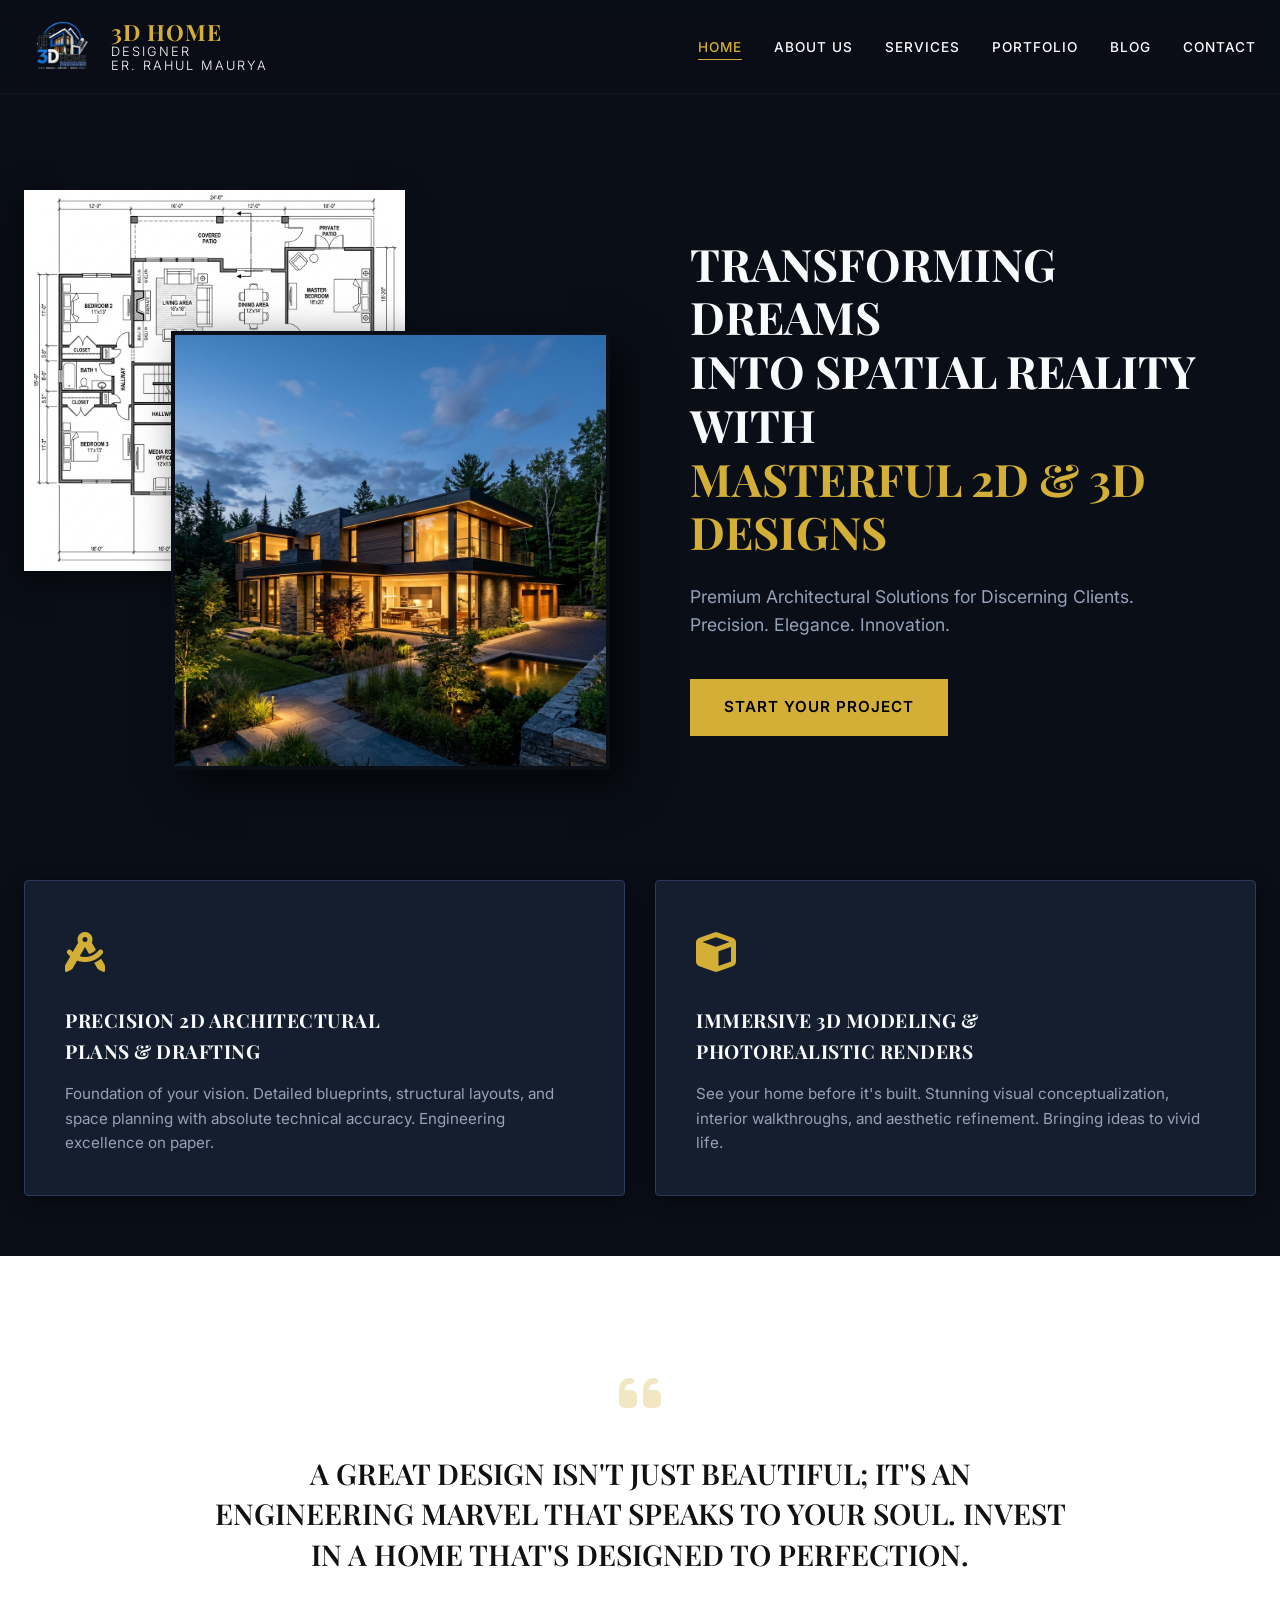
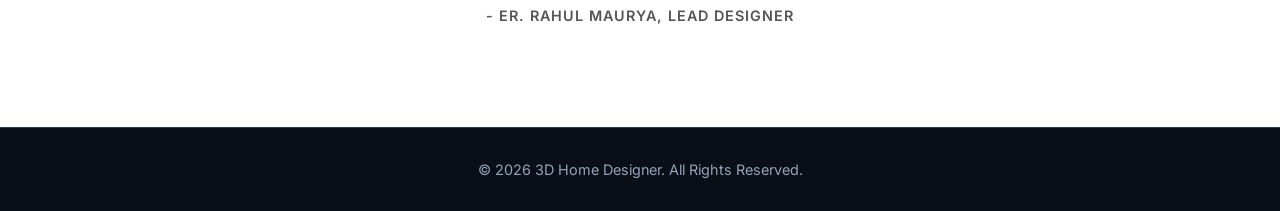
<file: index.html>
<!DOCTYPE html>
<html lang="en">
<head>
    <link rel="icon" type="image/png" href="favicon.png">
    <meta charset="UTF-8">
    <meta name="viewport" content="width=device-width, initial-scale=1.0">
    <title>3D Home Designer - Transforming Dreams Into Spatial Reality</title>
    <meta name="description" content="क्या आप नया घर बना रहे हैं? हमसे पाएं बेस्ट 2D Floor Plan और 3D Front Elevation Design।">
    <meta name="keywords" content="Home Design, 2D House Map, 3D Building Design, Makan ka Naksha, Ghar ka Design, Er rahul maurya, 3d home, home, new home desing, Azamgarh home Designer, Azamgarh, up Azamgarh, sidhari">
    <!-- Fonts -->
    <link rel="preconnect" href="https://fonts.googleapis.com">
    <link rel="preconnect" href="https://fonts.gstatic.com" crossorigin>
    <link href="https://fonts.googleapis.com/css2?family=Inter:wght@300;400;500&family=Playfair+Display:wght@400;600;700&display=swap" rel="stylesheet">
    <!-- FontAwesome for Icons -->
    <link rel="stylesheet" href="https://cdnjs.cloudflare.com/ajax/libs/font-awesome/6.4.0/css/all.min.css">
    <!-- CSS -->
    <link rel="stylesheet" href="style.css">
</head>
<body>

    <!-- Header -->
    <header class="header">
        <div class="container header-container">
            <div class="logo">
                <img src="logo.png" alt="3D Home Designer Logo" class="custom-logo">
                <div class="logo-text">
                    <span class="logo-title">3D HOME</span>
                    <span class="logo-subtitle">DESIGNER</span>
                    <span class="logo-subtitle">ER. RAHUL MAURYA</span>
                </div>
            </div>
            
            <nav class="navbar">
                <ul class="nav-links">
                    <li><a href="#" class="active">HOME</a></li>
                    <li><a href="about.html">ABOUT US</a></li>
                    <li><a href="services.html">SERVICES</a></li>
                    <li><a href="#">PORTFOLIO</a></li>
                    <li><a href="#">BLOG</a></li>
                    <li><a href="contact.html">CONTACT</a></li>
                </ul>
            </nav>
            
            <!-- Mobile Menu Toggle -->
            <div class="mobile-menu-btn">
                <i class="fa-solid fa-bars"></i>
            </div>
        </div>
    </header>

    <!-- Main Hero Section -->
    <main class="hero-section">
        <div class="container hero-container">
            
            <!-- Left Side: Images -->
            <div class="hero-images animate-on-scroll slide-up">
                <div class="image-collage">
                    <img src="2d_blueprint.png" alt="2D Blueprint" class="img-2d">
                    <img src="3d_render.png" alt="3D Modern House" class="img-3d">
                </div>
            </div>

            <!-- Right Side: Content -->
            <div class="hero-content animate-on-scroll fade-in">
                <h1 class="hero-title">
                    TRANSFORMING DREAMS<br>
                    INTO SPATIAL REALITY WITH<br>
                    <span class="gold-text">MASTERFUL 2D & 3D DESIGNS</span>
                </h1>
                <p class="hero-subtitle">
                    Premium Architectural Solutions for Discerning Clients.<br>
                    Precision. Elegance. Innovation.
                </p>
                <a href="start-project.html" class="btn btn-primary neon-hover">START YOUR PROJECT</a>
            </div>
            
        </div>
    </main>

    <!-- Features Section -->
    <section class="features-section">
        <div class="container features-container">
            
            <!-- Feature Card 1 -->
            <div class="feature-card dark-card neon-border animate-on-scroll slide-up" style="transition-delay: 0.1s;">
                <div class="card-icon">
                    <i class="fa-solid fa-compass-drafting"></i>
                </div>
                <h3 class="card-title">PRECISION 2D ARCHITECTURAL<br>PLANS & DRAFTING</h3>
                <p class="card-desc">
                    Foundation of your vision. Detailed blueprints, structural layouts, and space planning with absolute technical accuracy. Engineering excellence on paper.
                </p>
            </div>

            <!-- Feature Card 2 -->
            <div class="feature-card dark-card neon-border animate-on-scroll slide-up" style="transition-delay: 0.3s;">
                <div class="card-icon">
                    <i class="fa-solid fa-cube"></i>
                </div>
                <h3 class="card-title">IMMERSIVE 3D MODELING &<br>PHOTOREALISTIC RENDERS</h3>
                <p class="card-desc">
                    See your home before it's built. Stunning visual conceptualization, interior walkthroughs, and aesthetic refinement. Bringing ideas to vivid life.
                </p>
            </div>

        </div>
    </section>

    <!-- Testimonial Section -->
    <section class="testimonial-section animate-on-scroll fade-in">
        <div class="container testimonial-container">
            <div class="quote-icon">
                <i class="fa-solid fa-quote-left"></i>
            </div>
            <blockquote class="testimonial-text">
                A GREAT DESIGN ISN'T JUST BEAUTIFUL; IT'S AN ENGINEERING MARVEL THAT SPEAKS TO YOUR SOUL. INVEST IN A HOME THAT'S DESIGNED TO PERFECTION.
            </blockquote>
            <p class="testimonial-author">- Er. Rahul Maurya, Lead Designer</p>
        </div>
    </section>

    <!-- Footer -->
    <footer class="footer">
        <div class="container">
            <p>&copy; 2026 3D Home Designer. All Rights Reserved.</p>
        </div>
    </footer>

    <!-- Scripts -->
    <script src="script.js"></script>
</body>
</html>
</file>
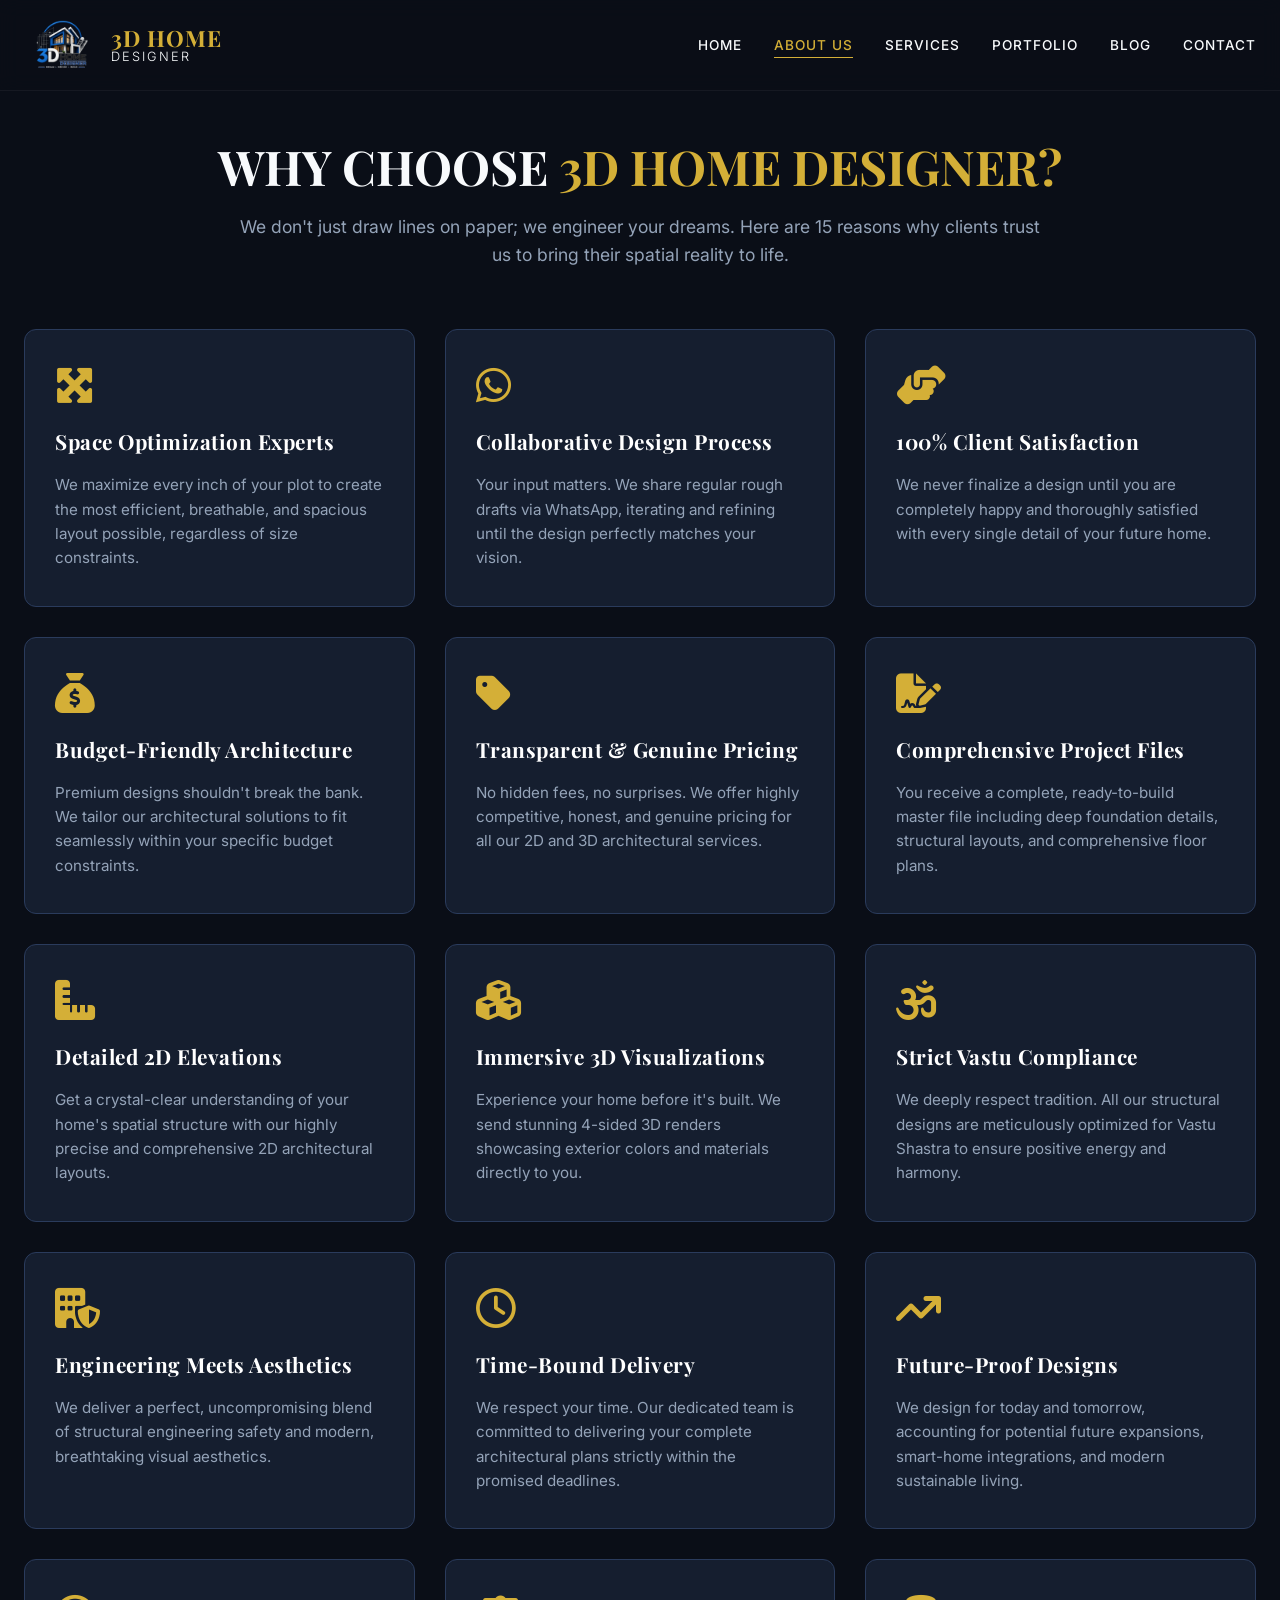
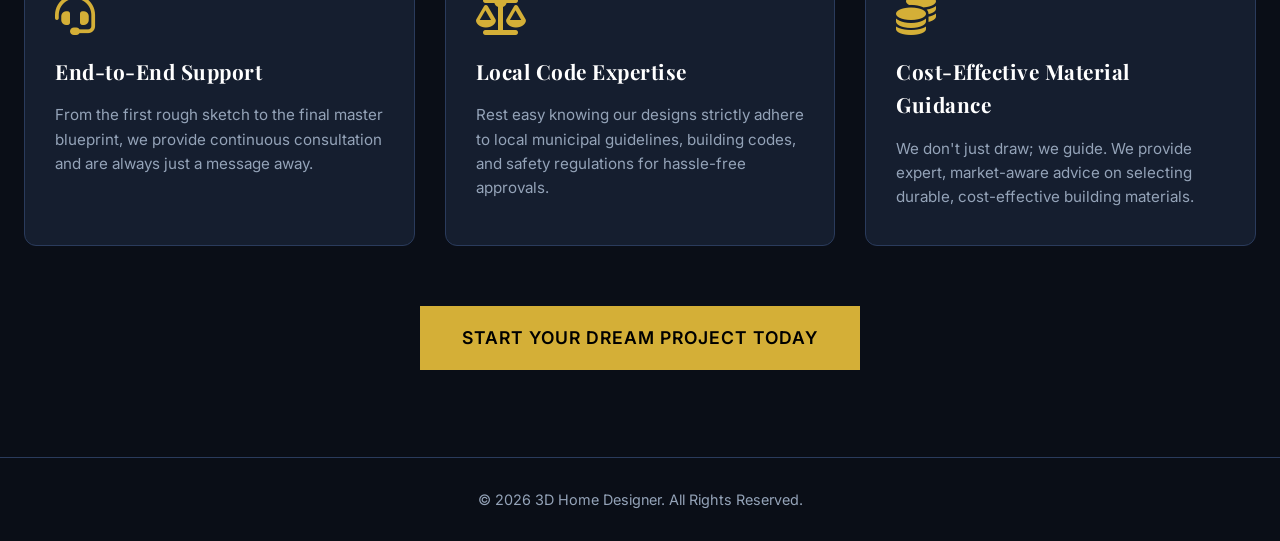
<file: about.html>
<!DOCTYPE html>
<html lang="en">
<head>
    <link rel="icon" type="image/png" href="favicon.png">
    <meta charset="UTF-8">
    <meta name="viewport" content="width=device-width, initial-scale=1.0">
    <title>About Us - 3D Home Designer</title>
    <!-- Fonts -->
    <link rel="preconnect" href="https://fonts.googleapis.com">
    <link rel="preconnect" href="https://fonts.gstatic.com" crossorigin>
    <link href="https://fonts.googleapis.com/css2?family=Inter:wght@300;400;500;600&family=Playfair+Display:wght@400;600;700&display=swap" rel="stylesheet">
    <!-- FontAwesome for Icons -->
    <link rel="stylesheet" href="https://cdnjs.cloudflare.com/ajax/libs/font-awesome/6.4.0/css/all.min.css">
    <!-- CSS -->
    <link rel="stylesheet" href="style.css">
</head>
<body>

    <!-- Header -->
    <header class="header">
        <div class="container header-container">
            <div class="logo">
                <a href="index.html" style="display:flex; align-items:center; gap:12px;">
                    <img src="logo.png" alt="3D Home Designer Logo" class="custom-logo">
                    <div class="logo-text">
                        <span class="logo-title">3D HOME</span>
                        <span class="logo-subtitle">DESIGNER</span>
                    </div>
                </a>
            </div>
            
            <nav class="navbar">
                <ul class="nav-links">
                    <li><a href="index.html">HOME</a></li>
                    <li><a href="about.html" class="active">ABOUT US</a></li>
                    <li><a href="services.html">SERVICES</a></li>
                    <li><a href="#">PORTFOLIO</a></li>
                    <li><a href="#">BLOG</a></li>
                    <li><a href="contact.html">CONTACT</a></li>
                </ul>
            </nav>
            
            <!-- Mobile Menu Toggle -->
            <div class="mobile-menu-btn">
                <i class="fa-solid fa-bars"></i>
            </div>
        </div>
    </header>

    <!-- Page Content -->
    <main class="about-section page-section">
        <div class="container">
            
            <div class="about-header text-center animate-on-scroll fade-in">
                <h1 class="page-title">WHY CHOOSE <span class="gold-text">3D HOME DESIGNER?</span></h1>
                <p class="page-subtitle" style="max-width: 800px; margin: 0 auto 60px auto;">We don't just draw lines on paper; we engineer your dreams. Here are 15 reasons why clients trust us to bring their spatial reality to life.</p>
            </div>

            <!-- 15 Trust Points Grid -->
            <div class="trust-grid">
                
                <!-- 1 -->
                <div class="trust-card neon-glow-card animate-on-scroll slide-up" style="transition-delay: 0.1s;">
                    <i class="fa-solid fa-maximize"></i>
                    <h3>Space Optimization Experts</h3>
                    <p>We maximize every inch of your plot to create the most efficient, breathable, and spacious layout possible, regardless of size constraints.</p>
                </div>

                <!-- 2 -->
                <div class="trust-card neon-glow-card animate-on-scroll slide-up" style="transition-delay: 0.15s;">
                    <i class="fa-brands fa-whatsapp"></i>
                    <h3>Collaborative Design Process</h3>
                    <p>Your input matters. We share regular rough drafts via WhatsApp, iterating and refining until the design perfectly matches your vision.</p>
                </div>

                <!-- 3 -->
                <div class="trust-card neon-glow-card animate-on-scroll slide-up" style="transition-delay: 0.2s;">
                    <i class="fa-solid fa-handshake-angle"></i>
                    <h3>100% Client Satisfaction</h3>
                    <p>We never finalize a design until you are completely happy and thoroughly satisfied with every single detail of your future home.</p>
                </div>

                <!-- 4 -->
                <div class="trust-card neon-glow-card animate-on-scroll slide-up" style="transition-delay: 0.25s;">
                    <i class="fa-solid fa-sack-dollar"></i>
                    <h3>Budget-Friendly Architecture</h3>
                    <p>Premium designs shouldn't break the bank. We tailor our architectural solutions to fit seamlessly within your specific budget constraints.</p>
                </div>

                <!-- 5 -->
                <div class="trust-card neon-glow-card animate-on-scroll slide-up" style="transition-delay: 0.3s;">
                    <i class="fa-solid fa-tag"></i>
                    <h3>Transparent & Genuine Pricing</h3>
                    <p>No hidden fees, no surprises. We offer highly competitive, honest, and genuine pricing for all our 2D and 3D architectural services.</p>
                </div>

                <!-- 6 -->
                <div class="trust-card neon-glow-card animate-on-scroll slide-up" style="transition-delay: 0.35s;">
                    <i class="fa-solid fa-file-signature"></i>
                    <h3>Comprehensive Project Files</h3>
                    <p>You receive a complete, ready-to-build master file including deep foundation details, structural layouts, and comprehensive floor plans.</p>
                </div>

                <!-- 7 -->
                <div class="trust-card neon-glow-card animate-on-scroll slide-up" style="transition-delay: 0.4s;">
                    <i class="fa-solid fa-ruler-combined"></i>
                    <h3>Detailed 2D Elevations</h3>
                    <p>Get a crystal-clear understanding of your home's spatial structure with our highly precise and comprehensive 2D architectural layouts.</p>
                </div>

                <!-- 8 -->
                <div class="trust-card neon-glow-card animate-on-scroll slide-up" style="transition-delay: 0.45s;">
                    <i class="fa-solid fa-cubes"></i>
                    <h3>Immersive 3D Visualizations</h3>
                    <p>Experience your home before it's built. We send stunning 4-sided 3D renders showcasing exterior colors and materials directly to you.</p>
                </div>

                <!-- 9 -->
                <div class="trust-card neon-glow-card animate-on-scroll slide-up" style="transition-delay: 0.5s;">
                    <i class="fa-solid fa-om"></i>
                    <h3>Strict Vastu Compliance</h3>
                    <p>We deeply respect tradition. All our structural designs are meticulously optimized for Vastu Shastra to ensure positive energy and harmony.</p>
                </div>

                <!-- 10 -->
                <div class="trust-card neon-glow-card animate-on-scroll slide-up" style="transition-delay: 0.55s;">
                    <i class="fa-solid fa-building-shield"></i>
                    <h3>Engineering Meets Aesthetics</h3>
                    <p>We deliver a perfect, uncompromising blend of structural engineering safety and modern, breathtaking visual aesthetics.</p>
                </div>

                <!-- 11 -->
                <div class="trust-card neon-glow-card animate-on-scroll slide-up" style="transition-delay: 0.6s;">
                    <i class="fa-regular fa-clock"></i>
                    <h3>Time-Bound Delivery</h3>
                    <p>We respect your time. Our dedicated team is committed to delivering your complete architectural plans strictly within the promised deadlines.</p>
                </div>

                <!-- 12 -->
                <div class="trust-card neon-glow-card animate-on-scroll slide-up" style="transition-delay: 0.65s;">
                    <i class="fa-solid fa-arrow-trend-up"></i>
                    <h3>Future-Proof Designs</h3>
                    <p>We design for today and tomorrow, accounting for potential future expansions, smart-home integrations, and modern sustainable living.</p>
                </div>

                <!-- 13 -->
                <div class="trust-card neon-glow-card animate-on-scroll slide-up" style="transition-delay: 0.7s;">
                    <i class="fa-solid fa-headset"></i>
                    <h3>End-to-End Support</h3>
                    <p>From the first rough sketch to the final master blueprint, we provide continuous consultation and are always just a message away.</p>
                </div>

                <!-- 14 -->
                <div class="trust-card neon-glow-card animate-on-scroll slide-up" style="transition-delay: 0.75s;">
                    <i class="fa-solid fa-scale-balanced"></i>
                    <h3>Local Code Expertise</h3>
                    <p>Rest easy knowing our designs strictly adhere to local municipal guidelines, building codes, and safety regulations for hassle-free approvals.</p>
                </div>

                <!-- 15 -->
                <div class="trust-card neon-glow-card animate-on-scroll slide-up" style="transition-delay: 0.8s;">
                    <i class="fa-solid fa-coins"></i>
                    <h3>Cost-Effective Material Guidance</h3>
                    <p>We don't just draw; we guide. We provide expert, market-aware advice on selecting durable, cost-effective building materials.</p>
                </div>

            </div>
            
            <div class="text-center" style="margin-top: 60px;">
                <a href="start-project.html" class="btn btn-primary neon-hover" style="font-size: 1.1rem; padding: 16px 40px;">START YOUR DREAM PROJECT TODAY</a>
            </div>

        </div>
    </main>

    <!-- Footer -->
    <footer class="footer">
        <div class="container">
            <p>&copy; 2026 3D Home Designer. All Rights Reserved.</p>
        </div>
    </footer>

    <!-- Scripts -->
    <script src="script.js"></script>
</body>
</html>
</file>
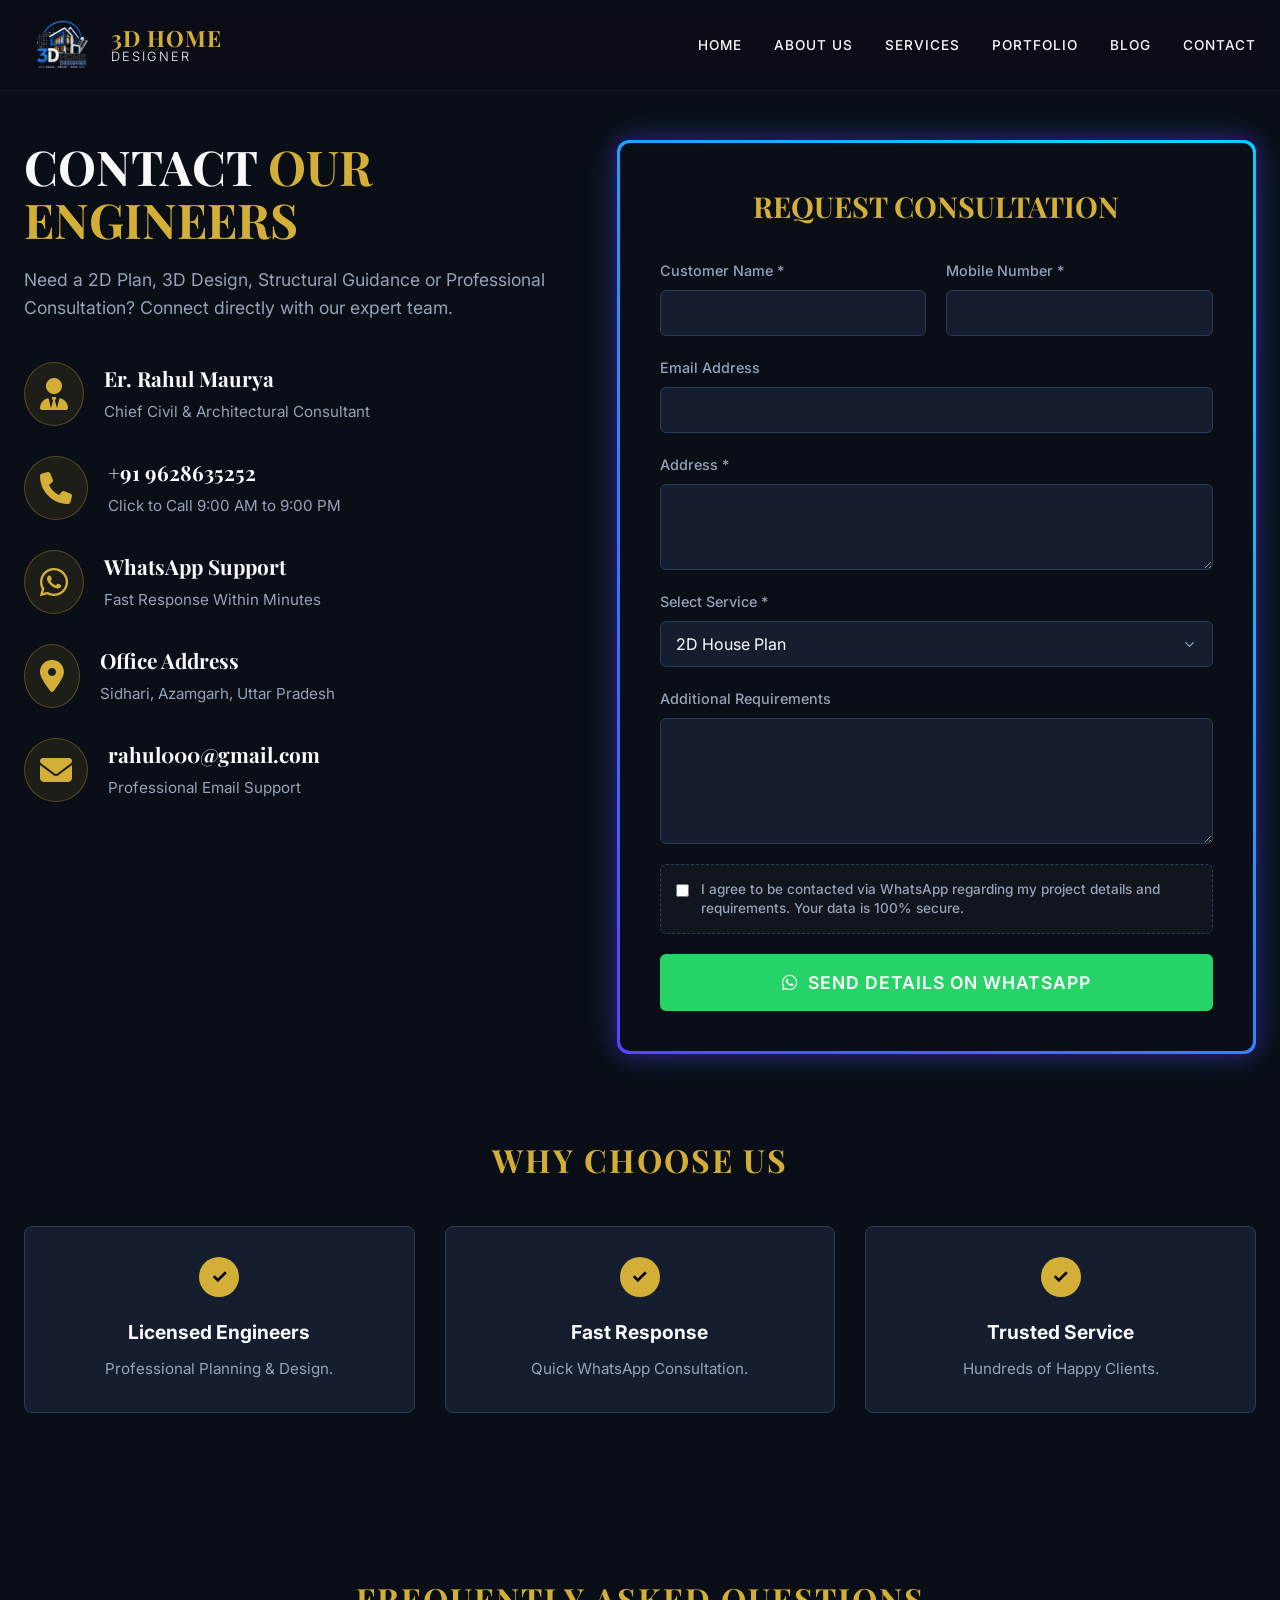
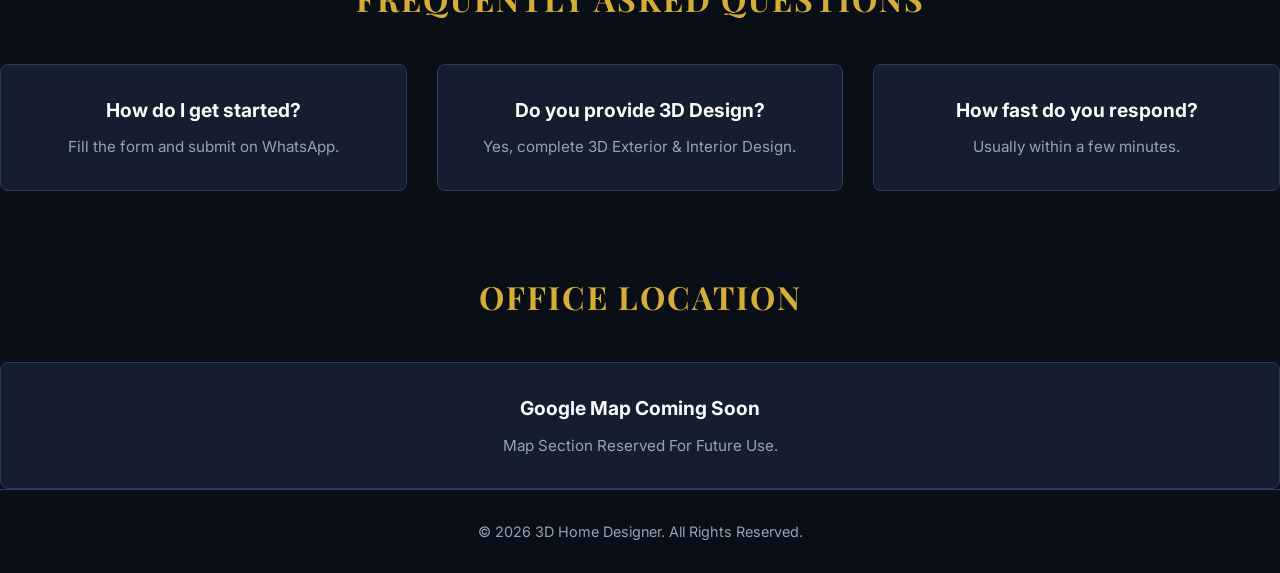
<file: contact.html>
<!DOCTYPE html>
<html lang="en">
<head>
    <link rel="icon" type="image/png" href="favicon.png">
    <meta charset="UTF-8">
    <meta name="viewport" content="width=device-width, initial-scale=1.0">
    <title>Start Your Project - 3D Home Designer</title>
    <!-- Fonts -->
    <link rel="preconnect" href="https://fonts.googleapis.com">
    <link rel="preconnect" href="https://fonts.gstatic.com" crossorigin>
    <link href="https://fonts.googleapis.com/css2?family=Inter:wght@300;400;500;600&family=Playfair+Display:wght@400;600;700&display=swap" rel="stylesheet">
    <!-- FontAwesome for Icons -->
    <link rel="stylesheet" href="https://cdnjs.cloudflare.com/ajax/libs/font-awesome/6.4.0/css/all.min.css">
    <!-- CSS -->
    <link rel="stylesheet" href="style.css">
</head>
<body>

    <!-- Header -->
    <header class="header">
        <div class="container header-container">
            <div class="logo">
                <a href="index.html" style="display:flex; align-items:center; gap:12px;">
                    <img src="logo.png" alt="3D Home Designer Logo" class="custom-logo">
                    <div class="logo-text">
                        <span class="logo-title">3D HOME</span>
                        <span class="logo-subtitle">DESIGNER</span>
                    </div>
                </a>
            </div>
            
            <nav class="navbar">
                <ul class="nav-links">
                    <li><a href="index.html">HOME</a></li>
                    <li><a href="about.html">ABOUT US</a></li>
                    <li><a href="services.html">SERVICES</a></li>
                    <li><a href="#">PORTFOLIO</a></li>
                    <li><a href="#">BLOG</a></li>
                    <li><a href="#">CONTACT</a></li>
                </ul>
            </nav>
            
            <!-- Mobile Menu Toggle -->
            <div class="mobile-menu-btn">
                <i class="fa-solid fa-bars"></i>
            </div>
        </div>
    </header>

    <!-- Page Content -->
    <main class="page-section">
        <div class="container project-container">
            
            <!-- Left Info Section -->
            <div class="project-info animate-on-scroll fade-in">
                <h1 class="page-title">
                 CONTACT <span class="gold-text">OUR ENGINEERS</span>
                </h1>
                <p class="page-subtitle">
                 Need a 2D Plan, 3D Design, Structural Guidance or Professional Consultation?
                 Connect directly with our expert team.
                </p>
                
                <div class="trust-points">

                <div class="trust-point">
                    <i class="fa-solid fa-user-tie"></i>
                    <div>
                    <h4>Er. Rahul Maurya</h4>
                    <p>Chief Civil & Architectural Consultant</p>
                    </div>
                    </div>

                    <div class="trust-point">
                    <i class="fa-solid fa-phone"></i>
                    <div>
                    <h4>+91 9628635252</h4>
                    <p>Click to Call 9:00 AM to 9:00 PM</p>
                    </div>
                    </div>

                    <div class="trust-point">
                    <i class="fa-brands fa-whatsapp"></i>
                    <div>
                    <h4>WhatsApp Support</h4>
                    <p>Fast Response Within Minutes</p>
                    </div>
                    </div>

                    <div class="trust-point">
                    <i class="fa-solid fa-location-dot"></i>
                    <div>
                    <h4>Office Address</h4>
                    <p>Sidhari, Azamgarh, Uttar Pradesh</p>
                    </div>
                    </div>

                    <div class="trust-point">
                    <i class="fa-solid fa-envelope"></i>
                    <div>
                    <h4>rahul000@gmail.com</h4>
                    <p>Professional Email Support</p>
                    </div>
                    </div>

            </div>
            </div>

            <!-- Right Form Section -->
            <div class="project-form-wrapper animate-on-scroll slide-up">
                <div class="multi-neon-border">
                    <form id="startProjectForm" class="project-form">
                        <h3 class="form-heading">REQUEST CONSULTATION</h3>
                        
                        <!-- Personal Info -->
                        <div class="form-row">

                        <div class="form-group">
                        <label>Customer Name *</label>
                        <input type="text" id="customerName" required>
                        </div>

                        <div class="form-group">
                        <label>Mobile Number *</label>
                        <input type="tel" id="mobileNumber" required>
                        </div>

                        </div>

                        <div class="form-group">
                        <label>Email Address</label>
                        <input type="email" id="email">
                        </div>

                        <div class="form-group">
                        <label>Address *</label>
                        <textarea id="address" rows="3"></textarea>
                        </div>

                        <div class="form-group">
                        <label>Select Service *</label>

                        <select id="serviceType">

                        <option>2D House Plan</option>
                        <option>3D Exterior Design</option>
                        <option>3D Interior Design</option>
                        <option>Elevation Design</option>
                        <option>Structural Design</option>
                        <option>Vastu Consultation</option>
                        <option>Map Explanation</option>
                        <option>Site Visit</option>
                        <option>Renovation Planning</option>

                        </select>

                        </div>

                        <div class="form-group">
                        <label>Additional Requirements</label>

                        <textarea
                        id="additionalMessage"
                        rows="5"
                        placeholder="Write your requirements">
                        </textarea>

                        </div>
                        <!-- Consent Checkbox -->
                        <div class="form-group checkbox-group">
                            <input type="checkbox" id="consentCheck" required>
                            <label for="consentCheck">I agree to be contacted via WhatsApp regarding my project details and requirements. Your data is 100% secure.</label>
                        </div>
                        <button
                            type="submit"
                            class="btn btn-submit neon-hover"
                            id="submitBtn">

                            <i class="fa-brands fa-whatsapp"></i>

                            <span class="btn-text">
                            SEND DETAILS ON WHATSAPP
                            </span>

                        </button>
                    </form>
                </div>
            </div>

        </div>

        <!-- How it Works Section -->
        <div class="container how-it-works-container animate-on-scroll slide-up">
            <h3 class="hiw-title">
                WHY CHOOSE US
                </h3>

                <div class="hiw-steps">

                <div class="hiw-step">
                <div class="step-number">✓</div>
                <h4>Licensed Engineers</h4>
                <p>Professional Planning & Design.</p>
                </div>

                <div class="hiw-step">
                <div class="step-number">✓</div>
                <h4>Fast Response</h4>
                <p>Quick WhatsApp Consultation.</p>
                </div>

                <div class="hiw-step">
                <div class="step-number">✓</div>
                <h4>Trusted Service</h4>
                <p>Hundreds of Happy Clients.</p>
                </div>

                </div>
        </div>
    </main>

    <section class="how-it-works-container">

<h3 class="hiw-title">
FREQUENTLY ASKED QUESTIONS
</h3>

<div class="hiw-steps">

<div class="hiw-step">
<h4>How do I get started?</h4>
<p>Fill the form and submit on WhatsApp.</p>
</div>

<div class="hiw-step">
<h4>Do you provide 3D Design?</h4>
<p>Yes, complete 3D Exterior & Interior Design.</p>
</div>

<div class="hiw-step">
<h4>How fast do you respond?</h4>
<p>Usually within a few minutes.</p>
</div>

</div>

</section>

<section class="how-it-works-container">

<h3 class="hiw-title">
OFFICE LOCATION
</h3>

<div class="hiw-step">

<h4>Google Map Coming Soon</h4>

<p>
Map Section Reserved For Future Use.
</p>

</div>

</section>

    <!-- Footer -->
    <footer class="footer">
        <div class="container">
            <p>&copy; 2026 3D Home Designer. All Rights Reserved.</p>
        </div>
    </footer>

    <!-- Scripts -->
    <script src="script.js"></script>
    <script src="contact-handler.js"></script>
</body>
</html>
</file>
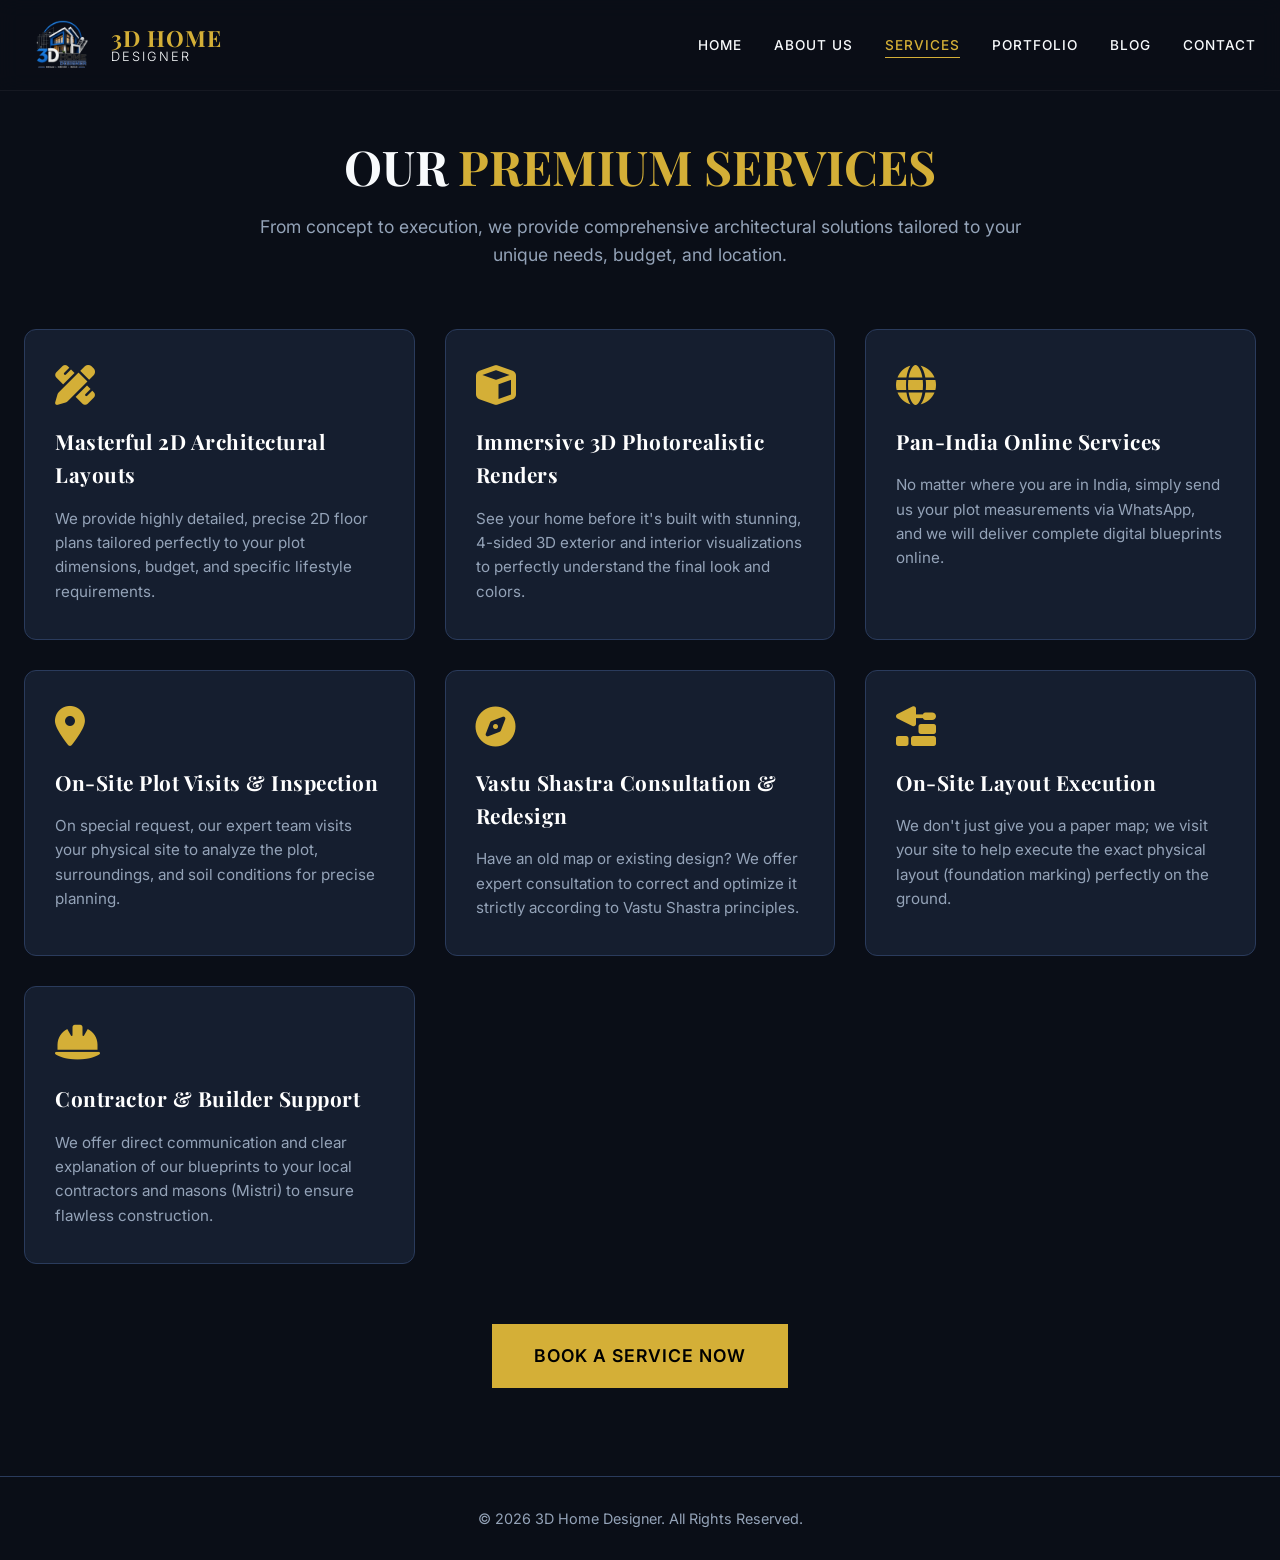
<file: services.html>
<!DOCTYPE html>
<html lang="en">
<head>
    <link rel="icon" type="image/png" href="favicon.png">
    <meta charset="UTF-8">
    <meta name="viewport" content="width=device-width, initial-scale=1.0">
    <title>Our Services - 3D Home Designer</title>
    <!-- Fonts -->
    <link rel="preconnect" href="https://fonts.googleapis.com">
    <link rel="preconnect" href="https://fonts.gstatic.com" crossorigin>
    <link href="https://fonts.googleapis.com/css2?family=Inter:wght@300;400;500;600&family=Playfair+Display:wght@400;600;700&display=swap" rel="stylesheet">
    <!-- FontAwesome for Icons -->
    <link rel="stylesheet" href="https://cdnjs.cloudflare.com/ajax/libs/font-awesome/6.4.0/css/all.min.css">
    <!-- CSS -->
    <link rel="stylesheet" href="style.css">
</head>
<body>

    <!-- Header -->
    <header class="header">
        <div class="container header-container">
            <div class="logo">
                <a href="index.html" style="display:flex; align-items:center; gap:12px;">
                    <img src="logo.png" alt="3D Home Designer Logo" class="custom-logo">
                    <div class="logo-text">
                        <span class="logo-title">3D HOME</span>
                        <span class="logo-subtitle">DESIGNER</span>
                    </div>
                </a>
            </div>
            
            <nav class="navbar">
                <ul class="nav-links">
                    <li><a href="index.html">HOME</a></li>
                    <li><a href="about.html">ABOUT US</a></li>
                    <li><a href="services.html" class="active">SERVICES</a></li>
                    <li><a href="#">PORTFOLIO</a></li>
                    <li><a href="#">BLOG</a></li>
                    <li><a href="contact.html">CONTACT</a></li>
                </ul>
            </nav>
            
            <!-- Mobile Menu Toggle -->
            <div class="mobile-menu-btn">
                <i class="fa-solid fa-bars"></i>
            </div>
        </div>
    </header>

    <!-- Page Content -->
    <main class="about-section page-section">
        <div class="container">
            
            <div class="about-header text-center animate-on-scroll fade-in">
                <h1 class="page-title">OUR <span class="gold-text">PREMIUM SERVICES</span></h1>
                <p class="page-subtitle" style="max-width: 800px; margin: 0 auto 60px auto;">From concept to execution, we provide comprehensive architectural solutions tailored to your unique needs, budget, and location.</p>
            </div>

            <!-- Services Grid -->
            <div class="trust-grid">
                
                <!-- 1 -->
                <div class="trust-card neon-glow-card animate-on-scroll slide-up" style="transition-delay: 0.1s;">
                    <i class="fa-solid fa-pen-ruler"></i>
                    <h3>Masterful 2D Architectural Layouts</h3>
                    <p>We provide highly detailed, precise 2D floor plans tailored perfectly to your plot dimensions, budget, and specific lifestyle requirements.</p>
                </div>

                <!-- 2 -->
                <div class="trust-card neon-glow-card animate-on-scroll slide-up" style="transition-delay: 0.15s;">
                    <i class="fa-solid fa-cube"></i>
                    <h3>Immersive 3D Photorealistic Renders</h3>
                    <p>See your home before it's built with stunning, 4-sided 3D exterior and interior visualizations to perfectly understand the final look and colors.</p>
                </div>

                <!-- 3 -->
                <div class="trust-card neon-glow-card animate-on-scroll slide-up" style="transition-delay: 0.2s;">
                    <i class="fa-solid fa-globe"></i>
                    <h3>Pan-India Online Services</h3>
                    <p>No matter where you are in India, simply send us your plot measurements via WhatsApp, and we will deliver complete digital blueprints online.</p>
                </div>

                <!-- 4 -->
                <div class="trust-card neon-glow-card animate-on-scroll slide-up" style="transition-delay: 0.25s;">
                    <i class="fa-solid fa-location-dot"></i>
                    <h3>On-Site Plot Visits & Inspection</h3>
                    <p>On special request, our expert team visits your physical site to analyze the plot, surroundings, and soil conditions for precise planning.</p>
                </div>

                <!-- 5 -->
                <div class="trust-card neon-glow-card animate-on-scroll slide-up" style="transition-delay: 0.3s;">
                    <i class="fa-solid fa-compass"></i>
                    <h3>Vastu Shastra Consultation & Redesign</h3>
                    <p>Have an old map or existing design? We offer expert consultation to correct and optimize it strictly according to Vastu Shastra principles.</p>
                </div>

                <!-- 6 -->
                <div class="trust-card neon-glow-card animate-on-scroll slide-up" style="transition-delay: 0.35s;">
                    <i class="fa-solid fa-trowel-bricks"></i>
                    <h3>On-Site Layout Execution</h3>
                    <p>We don't just give you a paper map; we visit your site to help execute the exact physical layout (foundation marking) perfectly on the ground.</p>
                </div>

                <!-- 7 -->
                <div class="trust-card neon-glow-card animate-on-scroll slide-up" style="transition-delay: 0.4s;">
                    <i class="fa-solid fa-helmet-safety"></i>
                    <h3>Contractor & Builder Support</h3>
                    <p>We offer direct communication and clear explanation of our blueprints to your local contractors and masons (Mistri) to ensure flawless construction.</p>
                </div>

            </div>
            
            <div class="text-center" style="margin-top: 60px;">
                <a href="start-project.html" class="btn btn-primary neon-hover" style="font-size: 1.1rem; padding: 16px 40px;">BOOK A SERVICE NOW</a>
            </div>

        </div>
    </main>

    <!-- Footer -->
    <footer class="footer">
        <div class="container">
            <p>&copy; 2026 3D Home Designer. All Rights Reserved.</p>
        </div>
    </footer>

    <!-- Scripts -->
    <script src="script.js"></script>
</body>
</html>
</file>
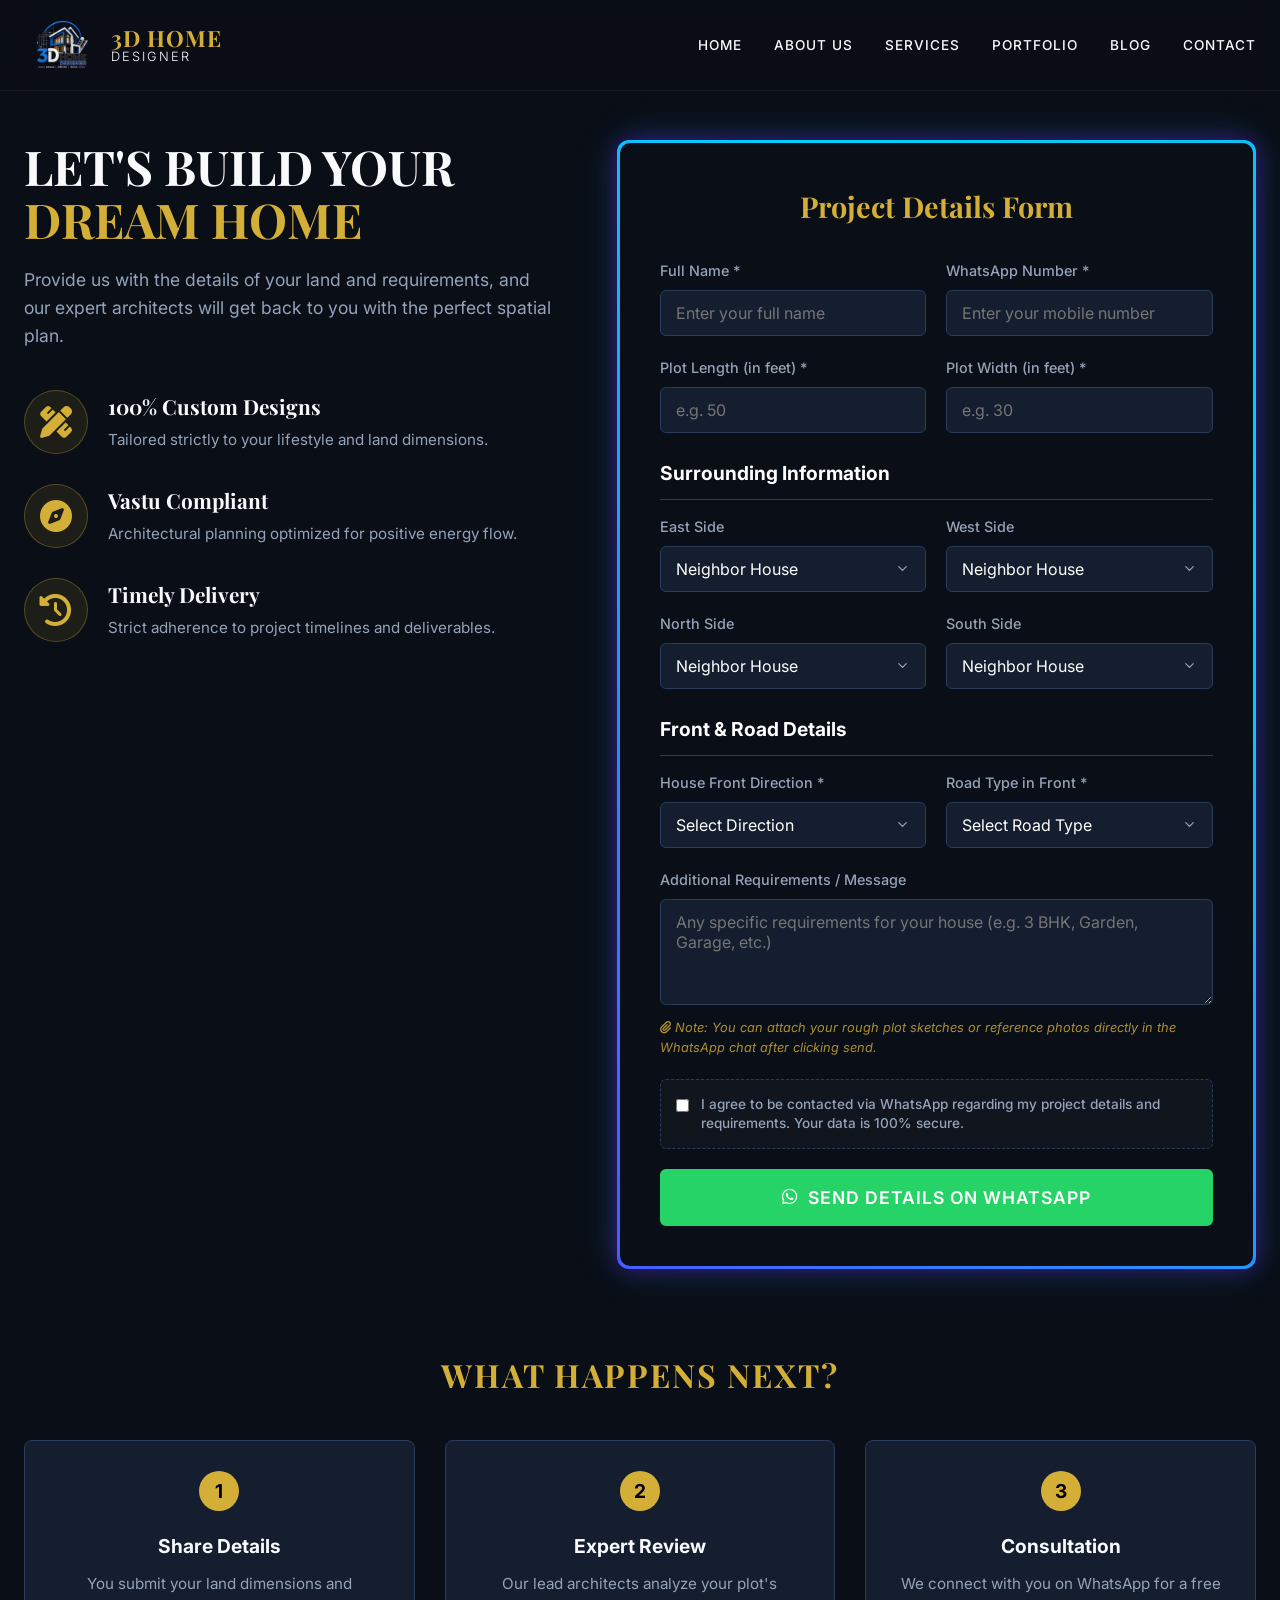
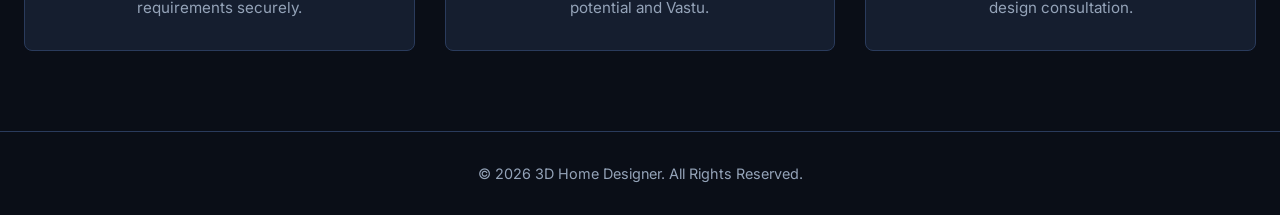
<file: start-project.html>
<!DOCTYPE html>
<html lang="en">
<head>
    <link rel="icon" type="image/png" href="favicon.png">
    <meta charset="UTF-8">
    <meta name="viewport" content="width=device-width, initial-scale=1.0">
    <title>Start Your Project - 3D Home Designer</title>
    <!-- Fonts -->
    <link rel="preconnect" href="https://fonts.googleapis.com">
    <link rel="preconnect" href="https://fonts.gstatic.com" crossorigin>
    <link href="https://fonts.googleapis.com/css2?family=Inter:wght@300;400;500;600&family=Playfair+Display:wght@400;600;700&display=swap" rel="stylesheet">
    <!-- FontAwesome for Icons -->
    <link rel="stylesheet" href="https://cdnjs.cloudflare.com/ajax/libs/font-awesome/6.4.0/css/all.min.css">
    <!-- CSS -->
    <link rel="stylesheet" href="style.css">
</head>
<body>

    <!-- Header -->
    <header class="header">
        <div class="container header-container">
            <div class="logo">
                <a href="index.html" style="display:flex; align-items:center; gap:12px;">
                    <img src="logo.png" alt="3D Home Designer Logo" class="custom-logo">
                    <div class="logo-text">
                        <span class="logo-title">3D HOME</span>
                        <span class="logo-subtitle">DESIGNER</span>
                    </div>
                </a>
            </div>
            
            <nav class="navbar">
                <ul class="nav-links">
                    <li><a href="index.html">HOME</a></li>
                    <li><a href="about.html">ABOUT US</a></li>
                    <li><a href="services.html">SERVICES</a></li>
                    <li><a href="#">PORTFOLIO</a></li>
                    <li><a href="#">BLOG</a></li>
                    <li><a href="contact.html">CONTACT</a></li>
                </ul>
            </nav>
            
            <!-- Mobile Menu Toggle -->
            <div class="mobile-menu-btn">
                <i class="fa-solid fa-bars"></i>
            </div>
        </div>
    </header>

    <!-- Page Content -->
    <main class="page-section">
        <div class="container project-container">
            
            <!-- Left Info Section -->
            <div class="project-info animate-on-scroll fade-in">
                <h1 class="page-title">LET'S BUILD YOUR <span class="gold-text">DREAM HOME</span></h1>
                <p class="page-subtitle">Provide us with the details of your land and requirements, and our expert architects will get back to you with the perfect spatial plan.</p>
                
                <div class="trust-points">
                    <div class="trust-point">
                        <i class="fa-solid fa-pen-ruler"></i>
                        <div>
                            <h4>100% Custom Designs</h4>
                            <p>Tailored strictly to your lifestyle and land dimensions.</p>
                        </div>
                    </div>
                    <div class="trust-point">
                        <i class="fa-solid fa-compass"></i>
                        <div>
                            <h4>Vastu Compliant</h4>
                            <p>Architectural planning optimized for positive energy flow.</p>
                        </div>
                    </div>
                    <div class="trust-point">
                        <i class="fa-solid fa-clock-rotate-left"></i>
                        <div>
                            <h4>Timely Delivery</h4>
                            <p>Strict adherence to project timelines and deliverables.</p>
                        </div>
                    </div>
                </div>
            </div>

            <!-- Right Form Section -->
            <div class="project-form-wrapper animate-on-scroll slide-up">
                <div class="multi-neon-border">
                    <form id="startProjectForm" class="project-form">
                        <h3 class="form-heading">Project Details Form</h3>
                        
                        <!-- Personal Info -->
                        <div class="form-row">
                            <div class="form-group">
                                <label for="fullName">Full Name *</label>
                                <input type="text" id="fullName" required placeholder="Enter your full name">
                            </div>
                            <div class="form-group">
                                <label for="mobileNumber">WhatsApp Number *</label>
                                <input type="tel" id="mobileNumber" required placeholder="Enter your mobile number">
                            </div>
                        </div>

                        <!-- Plot Dimensions -->
                        <div class="form-row">
                            <div class="form-group">
                                <label for="plotLength">Plot Length (in feet) *</label>
                                <input type="number" id="plotLength" required placeholder="e.g. 50">
                            </div>
                            <div class="form-group">
                                <label for="plotWidth">Plot Width (in feet) *</label>
                                <input type="number" id="plotWidth" required placeholder="e.g. 30">
                            </div>
                        </div>

                        <h4 class="sub-heading">Surrounding Information</h4>
                        
                        <!-- Surroundings -->
                        <div class="form-row">
                            <div class="form-group">
                                <label for="surroundEast">East Side</label>
                                <select id="surroundEast">
                                    <option value="Neighbor House">Neighbor House</option>
                                    <option value="Own Land">Own Land</option>
                                    <option value="Road">Road</option>
                                    <option value="Empty Plot">Empty Plot</option>
                                    <option value="Other">Other</option>
                                </select>
                            </div>
                            <div class="form-group">
                                <label for="surroundWest">West Side</label>
                                <select id="surroundWest">
                                    <option value="Neighbor House">Neighbor House</option>
                                    <option value="Own Land">Own Land</option>
                                    <option value="Road">Road</option>
                                    <option value="Empty Plot">Empty Plot</option>
                                    <option value="Other">Other</option>
                                </select>
                            </div>
                        </div>
                        <div class="form-row">
                            <div class="form-group">
                                <label for="surroundNorth">North Side</label>
                                <select id="surroundNorth">
                                    <option value="Neighbor House">Neighbor House</option>
                                    <option value="Own Land">Own Land</option>
                                    <option value="Road">Road</option>
                                    <option value="Empty Plot">Empty Plot</option>
                                    <option value="Other">Other</option>
                                </select>
                            </div>
                            <div class="form-group">
                                <label for="surroundSouth">South Side</label>
                                <select id="surroundSouth">
                                    <option value="Neighbor House">Neighbor House</option>
                                    <option value="Own Land">Own Land</option>
                                    <option value="Road">Road</option>
                                    <option value="Empty Plot">Empty Plot</option>
                                    <option value="Other">Other</option>
                                </select>
                            </div>
                        </div>

                        <h4 class="sub-heading">Front & Road Details</h4>

                        <!-- Front and Road -->
                        <div class="form-row">
                            <div class="form-group">
                                <label for="houseFront">House Front Direction *</label>
                                <select id="houseFront" required>
                                    <option value="" disabled selected>Select Direction</option>
                                    <option value="East">East</option>
                                    <option value="West">West</option>
                                    <option value="North">North</option>
                                    <option value="South">South</option>
                                </select>
                            </div>
                            <div class="form-group">
                                <label for="roadType">Road Type in Front *</label>
                                <select id="roadType" required>
                                    <option value="" disabled selected>Select Road Type</option>
                                    <option value="Pakka Road (Asphalt/Concrete)">Pakka Road (Asphalt/Concrete)</option>
                                    <option value="Kacha Road (Dirt/Gravel)">Kacha Road (Dirt/Gravel)</option>
                                    <option value="No Road">No Road</option>
                                </select>
                            </div>
                        </div>

                        <!-- Message -->
                        <div class="form-group">
                            <label for="customMessage">Additional Requirements / Message</label>
                            <textarea id="customMessage" rows="4" placeholder="Any specific requirements for your house (e.g. 3 BHK, Garden, Garage, etc.)"></textarea>
                            <span class="form-hint"><i class="fa-solid fa-paperclip"></i> Note: You can attach your rough plot sketches or reference photos directly in the WhatsApp chat after clicking send.</span>
                        </div>

                        <!-- Consent Checkbox -->
                        <div class="form-group checkbox-group">
                            <input type="checkbox" id="consentCheck" required>
                            <label for="consentCheck">I agree to be contacted via WhatsApp regarding my project details and requirements. Your data is 100% secure.</label>
                        </div>

                        <button type="submit" class="btn btn-submit neon-hover" id="submitBtn">
                            <i class="fa-brands fa-whatsapp btn-icon"></i> 
                            <span class="btn-text">SEND DETAILS ON WHATSAPP</span>
                            <i class="fa-solid fa-circle-notch fa-spin loader-icon" style="display: none;"></i>
                        </button>
                    </form>
                </div>
            </div>

        </div>

        <!-- How it Works Section -->
        <div class="container how-it-works-container animate-on-scroll slide-up">
            <h3 class="hiw-title">WHAT HAPPENS NEXT?</h3>
            <div class="hiw-steps">
                <div class="hiw-step">
                    <div class="step-number">1</div>
                    <h4>Share Details</h4>
                    <p>You submit your land dimensions and requirements securely.</p>
                </div>
                <div class="hiw-step">
                    <div class="step-number">2</div>
                    <h4>Expert Review</h4>
                    <p>Our lead architects analyze your plot's potential and Vastu.</p>
                </div>
                <div class="hiw-step">
                    <div class="step-number">3</div>
                    <h4>Consultation</h4>
                    <p>We connect with you on WhatsApp for a free design consultation.</p>
                </div>
            </div>
        </div>
    </main>

    <!-- Footer -->
    <footer class="footer">
        <div class="container">
            <p>&copy; 2026 3D Home Designer. All Rights Reserved.</p>
        </div>
    </footer>

    <!-- Scripts -->
    <script src="script.js"></script>
    <script src="form-handler.js"></script>
</body>
</html>
</file>
<file: style.css>
:root {
    --color-bg-dark: #0a0e17; /* Very dark slate blue/black */
    --color-bg-light: #ffffff;
    --color-primary: #d4af37; /* Gold/Sand color */
    --color-primary-glow: rgba(212, 175, 55, 0.5);
    --color-text-main: #f8fafc;
    --color-text-muted: #94a3b8;
    --color-card-bg: #151e2f; /* Slightly lighter than bg */
    --color-card-border: #2a3b5c;

    --font-heading: 'Playfair Display', serif;
    --font-body: 'Inter', sans-serif;
    
    --transition-smooth: all 0.4s cubic-bezier(0.25, 0.46, 0.45, 0.94);
}

* {
    margin: 0;
    padding: 0;
    box-sizing: border-box;
}

body {
    font-family: var(--font-body);
    background-color: var(--color-bg-dark);
    color: var(--color-text-main);
    line-height: 1.6;
    overflow-x: hidden;
}

/* Utilities */
.container {
    max-width: 1280px;
    margin: 0 auto;
    padding: 0 24px;
}

.gold-text {
    color: var(--color-primary);
}

a {
    text-decoration: none;
    color: inherit;
}

/* Typography */
h1, h2, h3, .logo-title {
    font-family: var(--font-heading);
}

/* Buttons with Neon Effect */
.btn {
    display: inline-block;
    padding: 14px 32px;
    font-family: var(--font-body);
    font-weight: 600;
    font-size: 0.95rem;
    letter-spacing: 1px;
    border: 2px solid transparent;
    cursor: pointer;
    transition: var(--transition-smooth);
    position: relative;
    overflow: hidden;
    z-index: 1;
}

.btn-primary {
    background-color: var(--color-primary);
    color: #000;
    border-color: var(--color-primary);
}

.neon-hover:hover {
    background-color: transparent;
    color: var(--color-primary);
    box-shadow: 0 0 15px var(--color-primary-glow), inset 0 0 10px var(--color-primary-glow);
    text-shadow: 0 0 5px var(--color-primary-glow);
}

/* Header */
.header {
    position: fixed;
    top: 0;
    left: 0;
    width: 100%;
    padding: 20px 0;
    background: rgba(10, 14, 23, 0.9);
    backdrop-filter: blur(10px);
    z-index: 1000;
    border-bottom: 1px solid rgba(255,255,255,0.05);
}

.header-container {
    display: flex;
    justify-content: space-between;
    align-items: center;
}

.logo {
    display: flex;
    align-items: center;
    gap: 12px;
}

.custom-logo {
    height: 50px; /* Made the logo slightly bigger */
    width: auto;
    max-width: 200px;
    object-fit: contain;
}

.logo-text {
    display: flex;
    flex-direction: column;
    line-height: 1.1;
}

.logo-title {
    font-size: 1.4rem;
    font-weight: 700;
    letter-spacing: 1px;
    color: var(--color-primary);
}

.logo-subtitle {
    font-size: 0.8rem;
    font-weight: 300;
    letter-spacing: 2px;
    color: var(--color-text-main);
}


.nav-links {
    display: flex;
    list-style: none;
    gap: 32px;
}

.nav-links a {
    font-size: 0.85rem;
    font-weight: 500;
    letter-spacing: 1px;
    text-transform: uppercase;
    color: var(--color-text-main);
    transition: var(--transition-smooth);
    position: relative;
}

.nav-links a:hover, .nav-links a.active {
    color: var(--color-primary);
}

.nav-links a::after {
    content: '';
    position: absolute;
    bottom: -5px;
    left: 0;
    width: 0;
    height: 1px;
    background-color: var(--color-primary);
    transition: var(--transition-smooth);
}

.nav-links a:hover::after, .nav-links a.active::after {
    width: 100%;
}

.mobile-menu-btn {
    display: none;
    font-size: 1.5rem;
    color: var(--color-text-main);
    cursor: pointer;
}

/* Hero Section */
.hero-section {
    padding-top: 140px;
    padding-bottom: 60px;
    min-height: 100vh;
    display: flex;
    align-items: center;
}

.hero-container {
    display: grid;
    grid-template-columns: 1fr 1fr;
    gap: 60px;
    align-items: center;
}

.image-collage {
    position: relative;
    width: 100%;
    height: 600px;
}

.img-2d {
    position: absolute;
    top: 0;
    left: 0;
    width: 65%;
    height: auto;
    z-index: 1;
    border: 1px solid rgba(255,255,255,0.1);
    box-shadow: -10px 10px 30px rgba(0,0,0,0.5);
    background: #fff; /* Since blueprint is white bg */
}

.img-3d {
    position: absolute;
    bottom: 20px;
    right: 0;
    width: 75%;
    height: auto;
    z-index: 2;
    border: 4px solid var(--color-bg-dark);
    box-shadow: 15px 15px 40px rgba(0,0,0,0.7);
    transition: var(--transition-smooth);
}

.image-collage:hover .img-3d {
    transform: scale(1.03) translate(-10px, -10px);
    box-shadow: 20px 20px 50px rgba(0,0,0,0.8), 0 0 20px rgba(212, 175, 55, 0.2);
}

.hero-content {
    padding-left: 20px;
}

.hero-title {
    font-size: 2.8rem;
    line-height: 1.2;
    margin-bottom: 24px;
    text-transform: uppercase;
}

.hero-subtitle {
    font-size: 1.1rem;
    color: var(--color-text-muted);
    margin-bottom: 40px;
    max-width: 90%;
}

/* Features Section */
.features-section {
    padding: 60px 0;
    position: relative;
    z-index: 10;
    margin-top: -80px; /* Overlap hero slightly */
}

.features-container {
    display: grid;
    grid-template-columns: 1fr 1fr;
    gap: 30px;
}

.dark-card {
    background: var(--color-card-bg);
    border: 1px solid var(--color-card-border);
    padding: 40px;
    border-radius: 4px;
    transition: var(--transition-smooth);
    position: relative;
    overflow: hidden;
}

.neon-border {
    /* Subtle glow by default */
    box-shadow: 0 4px 20px rgba(0,0,0,0.5);
}

.neon-border:hover {
    border-color: var(--color-primary);
    box-shadow: 0 0 20px var(--color-primary-glow), inset 0 0 10px rgba(212, 175, 55, 0.1);
    transform: translateY(-5px);
}

.card-icon {
    font-size: 2.5rem;
    color: var(--color-primary);
    margin-bottom: 20px;
}

.card-title {
    font-size: 1.2rem;
    margin-bottom: 16px;
    letter-spacing: 0.5px;
}

.card-desc {
    font-size: 0.95rem;
    color: var(--color-text-muted);
}

/* Testimonial Section - Light Theme Area as per image */
.testimonial-section {
    background-color: var(--color-bg-light);
    color: #111;
    padding: 100px 0;
    text-align: center;
    position: relative;
}

.testimonial-container {
    max-width: 900px;
    margin: 0 auto;
}

.quote-icon {
    font-size: 3rem;
    color: rgba(212, 175, 55, 0.3); /* Faded gold */
    margin-bottom: 20px;
}

.testimonial-text {
    font-family: var(--font-heading);
    font-size: 1.8rem;
    font-weight: 600;
    line-height: 1.4;
    margin-bottom: 30px;
}

.testimonial-author {
    font-family: var(--font-body);
    font-weight: 600;
    color: #555;
    text-transform: uppercase;
    letter-spacing: 1px;
    font-size: 0.9rem;
}

/* Footer */
.footer {
    background: var(--color-bg-dark);
    border-top: 1px solid var(--color-card-border);
    padding: 30px 0;
    text-align: center;
    color: var(--color-text-muted);
    font-size: 0.9rem;
}

/* Animations */
.animate-on-scroll {
    opacity: 0;
    visibility: hidden;
    transition: var(--transition-smooth);
}

.fade-in {
    transform: translateY(0);
}

.slide-up {
    transform: translateY(40px);
}

.is-visible {
    opacity: 1;
    visibility: visible;
    transform: translateY(0);
}

/* Responsive */
@media (max-width: 1024px) {
    .hero-container {
        grid-template-columns: 1fr;
        gap: 40px;
    }
    
    .hero-content {
        padding-left: 0;
        text-align: center;
    }
    
    .hero-title {
        font-size: 2.2rem;
    }
    
    .hero-subtitle {
        margin: 0 auto 30px auto;
    }
    
    .image-collage {
        height: 500px;
        max-width: 800px;
        margin: 0 auto;
    }
    
    .features-section {
        margin-top: 40px;
    }
}

@media (max-width: 768px) {
    .nav-links {
        display: none; /* Hide on mobile initially */
        position: absolute;
        top: 100%;
        left: 0;
        width: 100%;
        background: var(--color-bg-dark);
        flex-direction: column;
        align-items: center;
        padding: 20px 0;
        gap: 20px;
        border-bottom: 1px solid var(--color-card-border);
    }
    
    .nav-links.active {
        display: flex;
    }
    
    .mobile-menu-btn {
        display: block;
    }
    
    .features-container {
        grid-template-columns: 1fr;
    }
    
    .image-collage {
        height: 350px;
    }
    
    .img-2d {
        width: 80%;
    }
    
    .img-3d {
        width: 90%;
    }
    
    .testimonial-text {
        font-size: 1.4rem;
    }
}

/* Start Project Page Styles */
.page-section {
    padding-top: 140px;
    padding-bottom: 80px;
    min-height: 100vh;
}

.project-container {
    display: grid;
    grid-template-columns: 1fr 1.2fr;
    gap: 60px;
}

/* Left Info Section */
.page-title {
    font-size: 3rem;
    line-height: 1.1;
    margin-bottom: 20px;
}

.page-subtitle {
    font-size: 1.1rem;
    color: var(--color-text-muted);
    margin-bottom: 40px;
}

.trust-points {
    display: flex;
    flex-direction: column;
    gap: 30px;
}

.trust-point {
    display: flex;
    gap: 20px;
    align-items: flex-start;
}

.trust-point i {
    font-size: 2rem;
    color: var(--color-primary);
    background: rgba(212, 175, 55, 0.1);
    padding: 15px;
    border-radius: 50%;
    border: 1px solid rgba(212, 175, 55, 0.3);
}

.trust-point h4 {
    font-family: var(--font-heading);
    font-size: 1.3rem;
    margin-bottom: 5px;
}

.trust-point p {
    color: var(--color-text-muted);
    font-size: 0.95rem;
}

/* Form Styles */
.project-form-wrapper {
    position: relative;
}

.multi-neon-border {
    position: relative;
    padding: 3px;
    border-radius: 12px;
    background: linear-gradient(45deg, #ff007f, #7f00ff, #00d2ff, #3a7bd5);
    background-size: 400% 400%;
    animation: gradientBG 10s ease infinite;
    box-shadow: 0 0 20px rgba(127, 0, 255, 0.4), 0 0 40px rgba(0, 210, 255, 0.2);
}

@keyframes gradientBG {
    0% { background-position: 0% 50%; }
    50% { background-position: 100% 50%; }
    100% { background-position: 0% 50%; }
}

.project-form {
    background: var(--color-bg-dark);
    padding: 40px;
    border-radius: 10px;
}

.form-heading {
    font-size: 1.8rem;
    margin-bottom: 30px;
    color: var(--color-primary);
    text-align: center;
}

.sub-heading {
    font-size: 1.2rem;
    margin: 25px 0 15px 0;
    color: #fff;
    border-bottom: 1px solid var(--color-card-border);
    padding-bottom: 10px;
}

.form-row {
    display: grid;
    grid-template-columns: 1fr 1fr;
    gap: 20px;
    margin-bottom: 20px;
}

.form-group {
    display: flex;
    flex-direction: column;
    gap: 8px;
    margin-bottom: 20px;
}

.form-row .form-group {
    margin-bottom: 0;
}

label {
    font-size: 0.9rem;
    font-weight: 500;
    color: var(--color-text-muted);
}

input, select, textarea {
    width: 100%;
    padding: 12px 15px;
    background: var(--color-card-bg);
    border: 1px solid var(--color-card-border);
    border-radius: 6px;
    color: #fff;
    font-family: var(--font-body);
    font-size: 1rem;
    transition: var(--transition-smooth);
    outline: none;
}

input:focus, select:focus, textarea:focus {
    border-color: var(--color-primary);
    box-shadow: 0 0 10px var(--color-primary-glow);
}

select {
    cursor: pointer;
    appearance: none;
    background-image: url("data:image/svg+xml;charset=UTF-8,%3csvg xmlns='http://www.w3.org/2000/svg' viewBox='0 0 24 24' fill='none' stroke='%2394a3b8' stroke-width='2' stroke-linecap='round' stroke-linejoin='round'%3e%3cpolyline points='6 9 12 15 18 9'%3e%3c/polyline%3e%3c/svg%3e");
    background-repeat: no-repeat;
    background-position: right 15px center;
    background-size: 15px;
}

select option {
    background: var(--color-card-bg);
    color: #fff;
}

.btn-submit {
    width: 100%;
    background: #25D366; /* WhatsApp Green */
    color: #fff;
    border-color: #25D366;
    font-size: 1.1rem;
    padding: 16px;
    border-radius: 6px;
    display: flex;
    align-items: center;
    justify-content: center;
    gap: 10px;
    margin-top: 20px;
}

.btn-submit.neon-hover:hover {
    background: transparent;
    color: #25D366;
    box-shadow: 0 0 20px rgba(37, 211, 102, 0.6), inset 0 0 10px rgba(37, 211, 102, 0.2);
    border-color: #25D366;
}

@media (max-width: 900px) {
    .project-container {
        grid-template-columns: 1fr;
    }
    
    .form-row {
        grid-template-columns: 1fr;
        gap: 0;
    }
    
    .form-row .form-group {
        margin-bottom: 20px;
    }
}

/* Professional Enhancements Styles */
.form-hint {
    font-size: 0.8rem;
    color: var(--color-primary);
    margin-top: 5px;
    font-style: italic;
    opacity: 0.8;
}

.checkbox-group {
    flex-direction: row !important;
    align-items: flex-start;
    gap: 12px !important;
    background: rgba(255,255,255,0.03);
    padding: 15px;
    border-radius: 6px;
    border: 1px dashed var(--color-card-border);
}

.checkbox-group input[type="checkbox"] {
    width: auto;
    margin-top: 4px;
    cursor: pointer;
    accent-color: var(--color-primary);
}

.checkbox-group label {
    font-size: 0.85rem;
    line-height: 1.4;
    cursor: pointer;
}

.btn-submit:disabled {
    opacity: 0.7;
    cursor: not-allowed;
    background: #1e9e4d;
    box-shadow: none;
}

.how-it-works-container {
    margin-top: 80px;
    text-align: center;
}

.hiw-title {
    font-family: var(--font-heading);
    font-size: 2rem;
    margin-bottom: 40px;
    letter-spacing: 2px;
    color: var(--color-primary);
}

.hiw-steps {
    display: grid;
    grid-template-columns: repeat(3, 1fr);
    gap: 30px;
}

.hiw-step {
    background: var(--color-card-bg);
    padding: 30px;
    border-radius: 8px;
    border: 1px solid var(--color-card-border);
    position: relative;
    transition: var(--transition-smooth);
}

.hiw-step:hover {
    transform: translateY(-10px);
    border-color: var(--color-primary);
    box-shadow: 0 10px 30px rgba(0,0,0,0.5);
}

.step-number {
    width: 40px;
    height: 40px;
    background: var(--color-primary);
    color: #000;
    border-radius: 50%;
    display: flex;
    align-items: center;
    justify-content: center;
    font-weight: bold;
    font-size: 1.2rem;
    margin: 0 auto 20px auto;
}

.hiw-step h4 {
    font-size: 1.2rem;
    margin-bottom: 10px;
}

.hiw-step p {
    color: var(--color-text-muted);
    font-size: 0.95rem;
}

@media (max-width: 768px) {
    .hiw-steps {
        grid-template-columns: 1fr;
    }
}

/* About Us Page Styles */
.about-section {
    position: relative;
    z-index: 10;
}

.text-center {
    text-align: center;
}

.trust-grid {
    display: grid;
    grid-template-columns: repeat(3, 1fr);
    gap: 30px;
    margin-top: 40px;
}

.trust-card {
    background: var(--color-card-bg);
    padding: 35px 30px;
    border-radius: 12px;
    border: 1px solid var(--color-card-border);
    position: relative;
    transition: var(--transition-smooth);
    z-index: 1;
    overflow: hidden;
}

.trust-card i {
    font-size: 2.5rem;
    color: var(--color-primary);
    margin-bottom: 20px;
    display: inline-block;
    transition: transform 0.4s ease;
}

.trust-card h3 {
    font-family: var(--font-heading);
    font-size: 1.3rem;
    margin-bottom: 15px;
    color: #fff;
    letter-spacing: 0.5px;
}

.trust-card p {
    color: var(--color-text-muted);
    font-size: 0.95rem;
    line-height: 1.6;
}

/* Neon Glow Card Effect */
.neon-glow-card::before {
    content: '';
    position: absolute;
    top: -2px; left: -2px; right: -2px; bottom: -2px;
    background: linear-gradient(45deg, #ff007f, #d4af37, #00d2ff, #7f00ff);
    z-index: -1;
    border-radius: 14px;
    background-size: 400%;
    opacity: 0;
    transition: opacity 0.5s ease;
}

.neon-glow-card:hover {
    transform: translateY(-8px);
    border-color: transparent;
}

.neon-glow-card:hover::before {
    opacity: 1;
    animation: gradientGlow 3s linear infinite;
}

.neon-glow-card:hover i {
    transform: scale(1.1) rotate(5deg);
    color: #fff;
    text-shadow: 0 0 10px rgba(255,255,255,0.5);
}

@keyframes gradientGlow {
    0% { background-position: 0% 50%; }
    50% { background-position: 100% 50%; }
    100% { background-position: 0% 50%; }
}

@media (max-width: 1024px) {
    .trust-grid {
        grid-template-columns: repeat(2, 1fr);
    }
}

@media (max-width: 600px) {
    .trust-grid {
        grid-template-columns: 1fr;
    }
}
</file>
